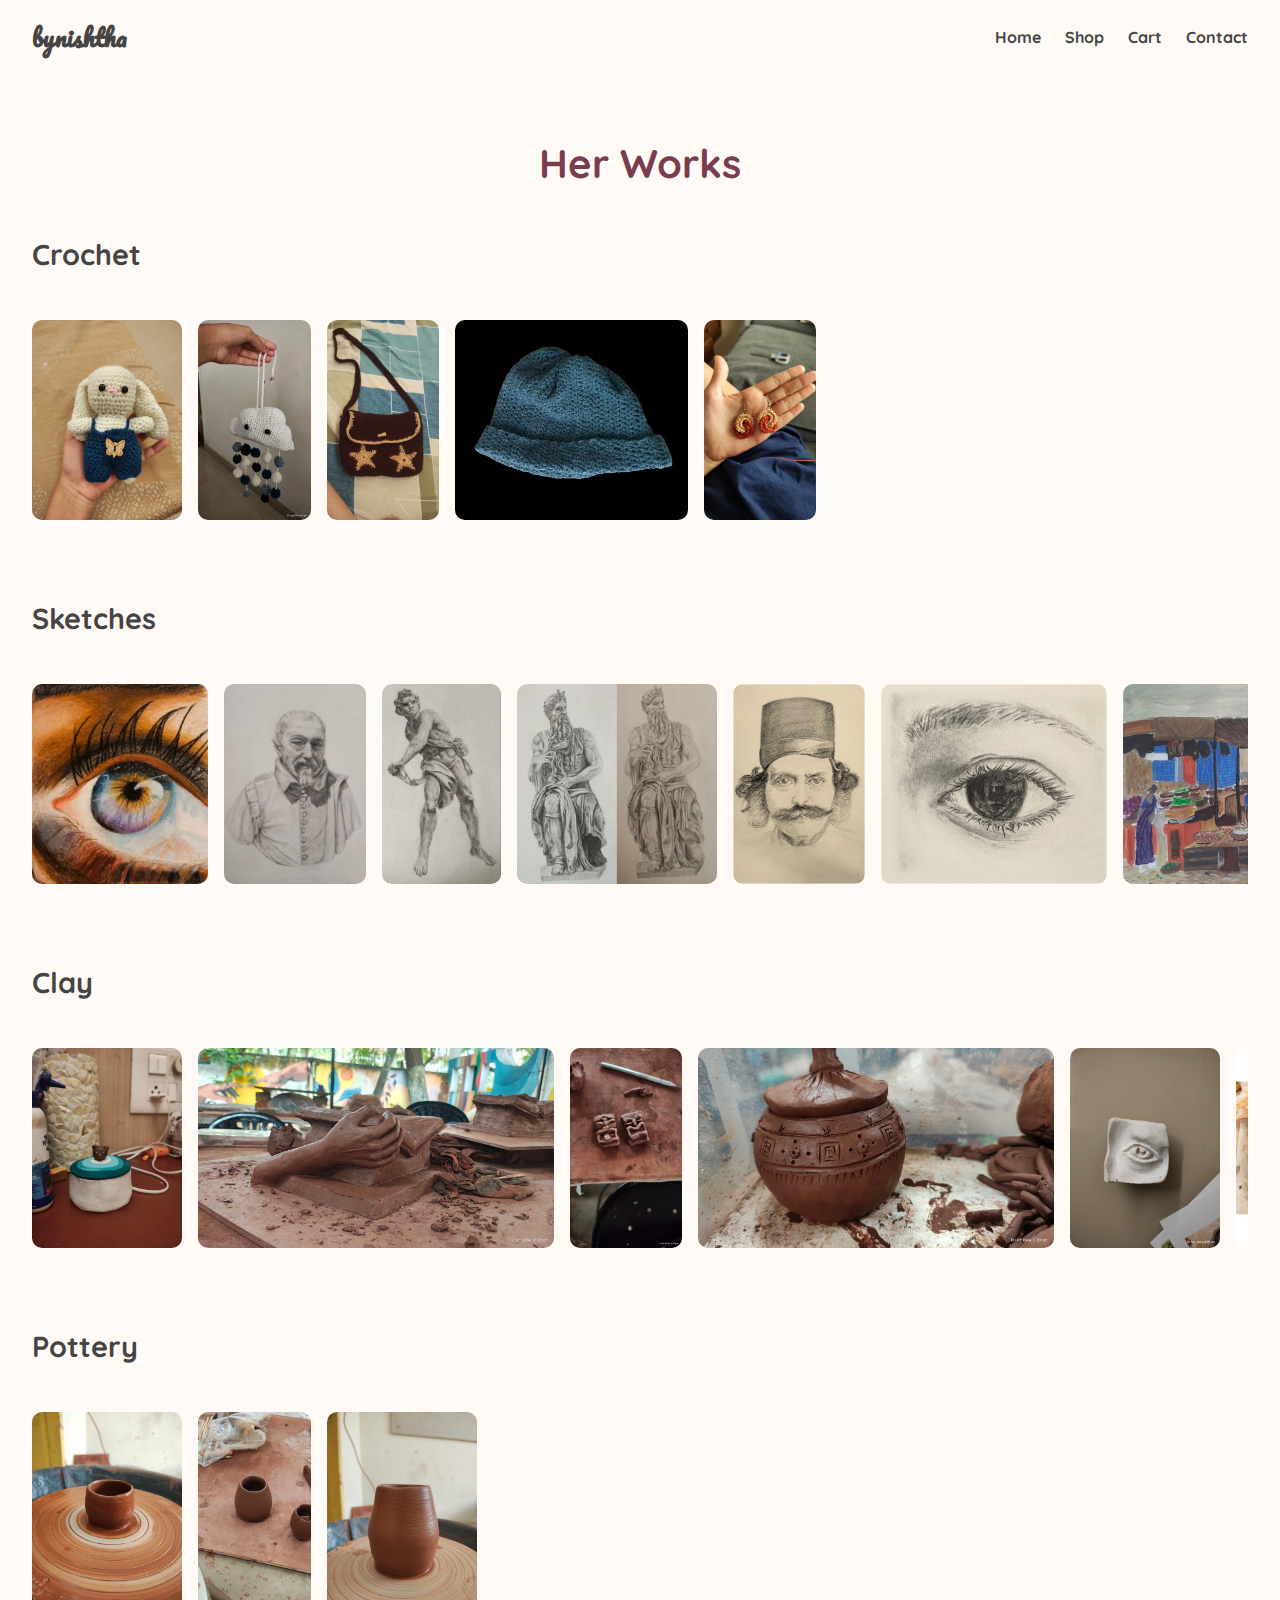
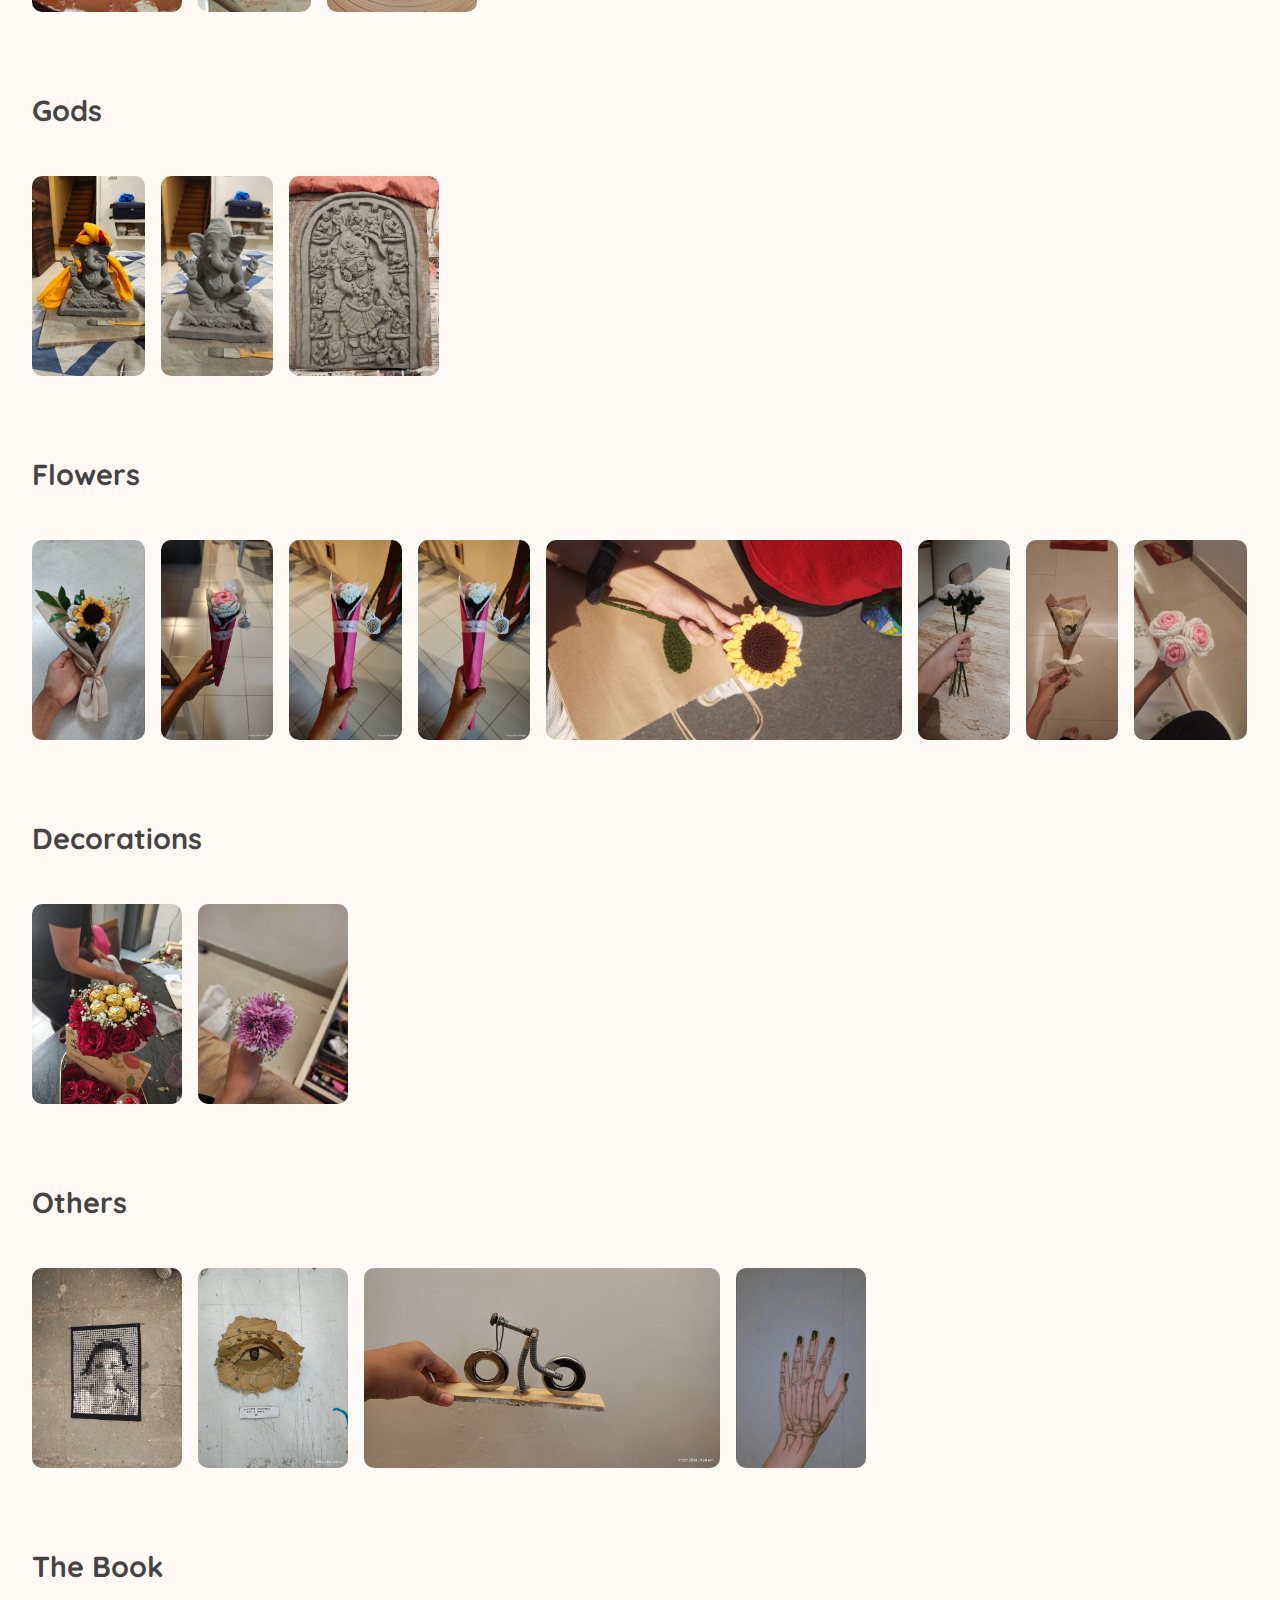
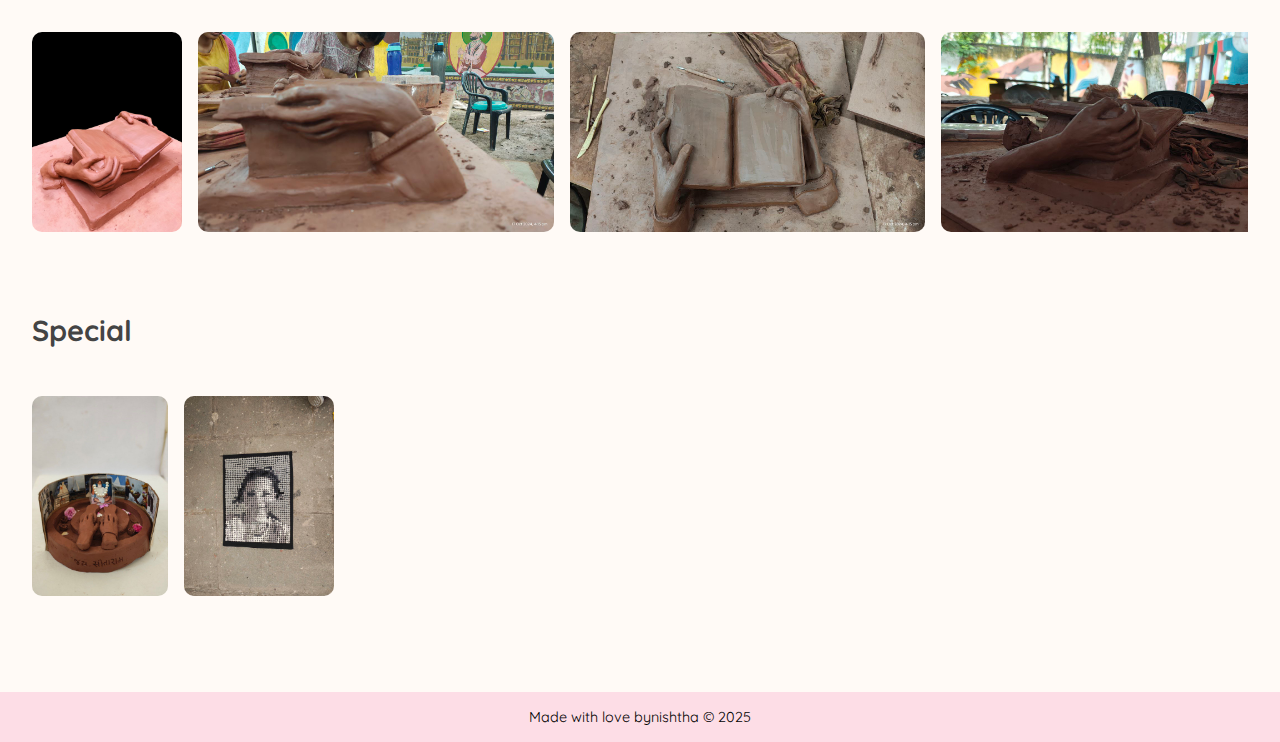
<file: about.html>
<!DOCTYPE html>
<html lang="en">
<head>
  <meta charset="UTF-8" />
  <meta name="viewport" content="width=device-width, initial-scale=1.0"/>
  <title>About - By Nishtha</title>
  <link href="https://fonts.googleapis.com/css2?family=Pacifico&family=Quicksand&display=swap" rel="stylesheet"/>
  <style>
        :root {
      --bg-color: #fffaf6;
      --primary-color: #fce1e4;
      --accent-color: #fddde6;
      --button-bg: #ffb6b9; 
      --button-hover: #ff9aa2;
      --text-color: #444;
      --font-family: 'Quicksand', sans-serif;
      --font-logo: 'Pacifico', cursive;
    }
    * {
      margin: 0;
      padding: 0;
      box-sizing: border-box;
    }
    body {
      font-family: 'Quicksand', sans-serif;
      background-color: #fffaf6;
    }
    header {
      display: flex;
      justify-content: space-between;
      align-items: center;
      padding: 1rem 2rem;
      background-color: #fffaf6;
      position: sticky;
      top: 0;
      z-index: 1000;
    }
    .brand {    
      text-decoration: none; 
      color: var(--text-color); 
      font-family: var(--font-logo); 
      display: flex; 
      justify-content: space-between; 
      align-items: center; 
      font-size: 1.5rem; 
      font-weight: bold; 
    }
    nav {
      position: relative;
    }
    .menu-icon {
      font-size: 2rem;
      cursor: pointer;
      display: none;
    }
    .menu {
      list-style: none;
      display: flex;
      gap: 1.5rem;
    }
    .menu li a {
      text-decoration: none;
      color: #444;
      font-weight: bold;
    }
    #menu-toggle {
      display: none;
    }
    @media (max-width: 768px) {
      .menu {
        flex-direction: column;
        position: absolute;
        top: 100%;
        right: 0;
        background-color: #fddde6;
        width: 200px;
        display: none;
        padding: 1rem;
      }
      #menu-toggle:checked + .menu-icon + .menu {
        display: flex;
      }
      .menu-icon {
        display: block;
      }
    }

    .hero {
      height: 100vh;
      background: url('images/hero-bg.jpg') no-repeat center center/cover;
      display: flex;
      justify-content: center;
      align-items: center;
      text-align: center;
      position: relative;
    }
    .overlay {
      background-color: rgba(255,255,255,0.7);
      padding: 2rem;
      border-radius: 10px;
    }
    .overlay h1 {
      font-size: 3rem;
      font-family: 'Pacifico', cursive;
      color: #7a3d4e;
    }
    .overlay p {
      font-size: 1.5rem;
      color: #333;
      margin-top: 1rem;
    }

    .journey, .works {
      padding: 4rem 2rem;
    }
    .journey {
      background-color: #fce1e4;
      min-height: 100vh;
    }
    .journey h2, .works h2 {
      font-family: 'Quicksand', cursive;
      color: #7a3d4e;
      text-align: center;
      font-size: 2.5rem;
      margin-bottom: 1.5rem;
    }
    .journey p {
      max-width: 800px;
      margin: 0 auto 2rem;
      font-size: 1.2rem;
      color: #444;
      text-align: center;
    }
    .gallery, .gallery-track {
      overflow-x: auto;
      display: flex;
      gap: 1rem;
      padding: 1rem 0;
    }
    .gallery-track img {
      height: 200px;
      object-fit: cover;
      border-radius: 10px;
      flex-shrink: 0;
    }
    
    .category {
      margin-top: 3rem;
    }
    .category h3 {
      font-size: 1.8rem;
      color: #444;
      margin-bottom: 1rem;
      font-family: 'Quicksand', sans-serif;
    }

    footer {
      text-align: center;
      padding: 1rem;
      font-size: 0.9rem;
      background-color: var(--accent-color);
    }
  </style>
</head>
<body>
  <header>
    <a href="index.html" style="text-decoration: none;"><div class="brand">bynishtha</div></a>
    <nav>
      <input type="checkbox" id="menu-toggle" />
      <label for="menu-toggle" class="menu-icon">&#9776;</label>
      <ul class="menu">
        <li><a href="index.html">Home</a></li>
        <li><a href="shop.html">Shop</a></li>
        <li><a href="cart.html">Cart</a></li>
        <li><a href="contact.html">Contact</a></li>
      </ul>
    </nav>
  </header>

  <section class="works">
    <h2>Her Works</h2>
  
    <div class="category">
      <h3>Crochet</h3>
      <div class="gallery">
        <div class="gallery-track">
          <img src="art/Crochet(1).jpg" alt="Crochet 1">
          <img src="art/Crochet(2).jpg" alt="Crochet 2">
          <img src="art/Crochet(3).jpg" alt="Crochet 3">
          <img src="art/Crochet(6).jpg" alt="Crochet 6">
          <img src="art/Earrings.jpg" alt="Crochet 7">
        </div>
      </div>
    </div>
  
    <div class="category">
      <h3>Sketches</h3>
      <div class="gallery">
        <div class="gallery-track">
          <img src="art/Sketch.jpg" alt="Sketch">
          <img src="art/Sketch(1).jpg" alt="Sketch 1">
          <img src="art/Sketch(2).jpg" alt="Sketch 2">
          <img src="art/Sketch(3).jpg" alt="Sketch 3">
          <img src="art/Sketch(4).jpg" alt="Sketch 4">
          <img src="art/Sketch(5).jpg" alt="Sketch 5">
          <img src="art/Sketch(6).jpg" alt="Sketch 6">
          <img src="art/Sketch(7).jpg" alt="Sketch 7">
          <img src="art/Sketch(8).jpg" alt="Sketch 8">
          <img src="art/Sketch(9).jpg" alt="Sketch 9">
          <img src="art/Sketch(10).jpg" alt="Sketch 10">
        </div>
      </div>
    </div>
  
    <div class="category">
      <h3>Clay</h3>
      <div class="gallery">
        <div class="gallery-track">
          <img src="art/Clay(1).jpg" alt="Clay 1">
          <img src="art/Clay(2).jpg" alt="Clay 2">
          <img src="art/Clay(3).jpg" alt="Clay 3">
          <img src="art/Clay(4).jpg" alt="Clay 4">
          <img src="art/Clay(5).jpg" alt="Clay 5">
          <img src="art/Clay(6).jpg" alt="Clay 6">
        </div>
      </div>
    </div>
  
    <div class="category">
      <h3>Pottery</h3>
      <div class="gallery">
        <div class="gallery-track">
          <img src="art/Pottery(1).jpg" alt="Pottery 1">
          <img src="art/Pottery(2).jpg" alt="Pottery 2">
          <img src="art/Pottery(3).jpg" alt="Pottery 3">
        </div>
      </div>
    </div>
  
    <div class="category">
      <h3>Gods</h3>
      <div class="gallery">
        <div class="gallery-track">
          <img src="art/God(1).jpg" alt="God 1">
          <img src="art/God(2).jpg" alt="God 2">
          <img src="art/Hanuman Dada.jpg" alt="God 3">
        </div>
      </div>
    </div>
  
    <div class="category">
      <h3>Flowers</h3>
      <div class="gallery">
        <div class="gallery-track">
          <img src="art/Flowers.jpg" alt="Flowers">
          <img src="art/Flowers(2).jpg" alt="Flowers 2">
          <img src="art/Flowers(3).jpg" alt="Flowers 3">
          <img src="art/Flowers(4).jpg" alt="Flowers 4">
          <img src="art/Flowers(5).jpg" alt="Flowers 5">
          <img src="art/Flowers(6).jpg" alt="Flowers 6">
          <img src="art/Flowers(7).jpg" alt="Flowers 7">
          <img src="art/Flowers(8).jpg" alt="Flowers 8">
          <img src="art/Flowers(9).jpg" alt="Flowers 9">
          <img src="art/Flowers(10).jpg" alt="Flowers 10">
        </div>
      </div>
    </div>
  
    <div class="category">
      <h3>Decorations</h3>
      <div class="gallery">
        <div class="gallery-track">
          <img src="art/Decoration(1).jpg" alt="Decoration 1">
          <img src="art/Decoration(2).jpg" alt="Decoration 2">
        </div>
      </div>
    </div>
  
    <div class="category">
      <h3>Others</h3>
      <div class="gallery">
        <div class="gallery-track">
          <img src="art/Others(1).jpg" alt="Others 1">
          <img src="art/Others(2).jpg" alt="Others 2">
          <img src="art/Others(3).jpg" alt="Others 3">
          <img src="art/Others(4).jpg" alt="Others 4">
        </div>
      </div>
    </div>
  
    <div class="category">
      <h3>The Book</h3>
      <div class="gallery">
        <div class="gallery-track">
          <img src="art/Book.jpg" alt="Book">
          <img src="art/Book(1).jpg" alt="Book 1">
          <img src="art/Book(2).jpg" alt="Book 2">
          <img src="art/Book(3).jpg" alt="Book 3">
        </div>
      </div>
    </div>
  
    <div class="category">
      <h3>Special</h3>
      <div class="gallery">
        <div class="gallery-track">
          <img src="art/Bappu.jpg" alt="Bappu Art">
          <img src="art/Nishtha Crochet Image.jpg" alt="Others 1">
        </div>
      </div>
    </div>
  

  </section>

  <footer>
    Made with love bynishtha © 2025
  </footer>
</body>
</html>
</file>
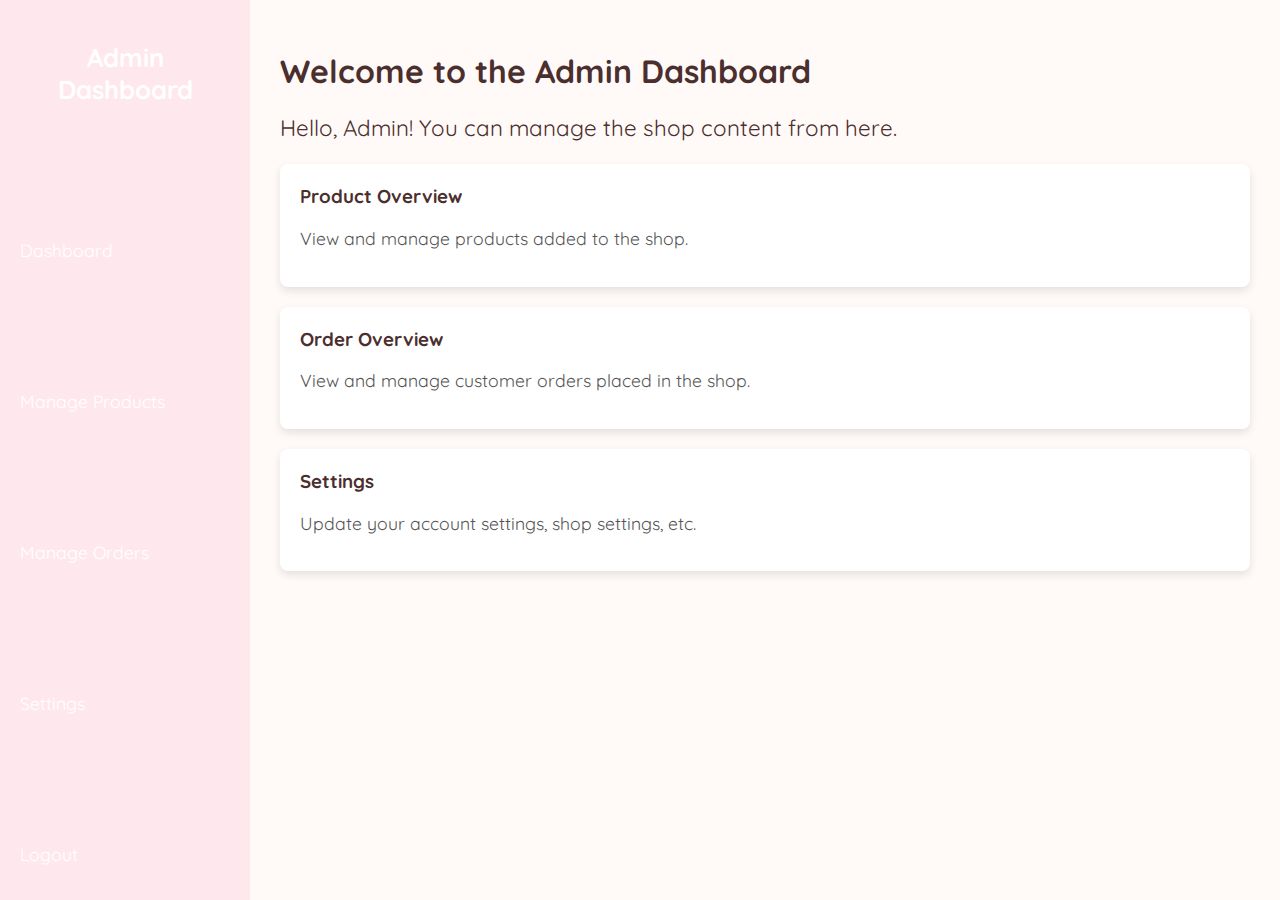
<file: admin-dashboard.html>
<!DOCTYPE html>
<html lang="en">
<head>
  <meta charset="UTF-8" />
  <meta name="viewport" content="width=device-width, initial-scale=1.0"/>
  <title>Admin Dashboard | bynishtha</title>

  <!-- Fonts -->
  <link href="https://fonts.googleapis.com/css2?family=Quicksand:wght@400;600&display=swap" rel="stylesheet">

  <style>
    :root {
      --main-bg: #fffaf7;
      --accent-color: #ffe8ed;
      --text-color: #4b2e2e;
      --button-bg: #ffe0e9;
      --button-hover: #ffc9d6;
    }

    * {
      font-family: 'Quicksand', sans-serif;
      box-sizing: border-box;
    }

    body {
      margin: 0;
      background-color: var(--main-bg);
      color: var(--text-color);
      display: flex;
      height: 100vh;
    }

    /* Sidebar Style */
    .sidebar {
      width: 250px;
      background-color: var(--accent-color);
      padding: 20px;
      color: #fff;
      height: 100%;
      display: flex;
      flex-direction: column;
      justify-content: space-between;
    }

    .sidebar h2 {
      font-size: 1.6rem;
      margin-bottom: 20px;
      text-align: center;
      font-weight: bold;
    }

    .sidebar a {
      text-decoration: none;
      color: #fff;
      font-size: 1.1rem;
      margin-bottom: 15px;
      display: block;
      transition: color 0.3s ease;
    }

    .sidebar a:hover {
      color: #ffe8ed;
    }

    /* Main Content Area */
    .main-content {
      flex-grow: 1;
      padding: 30px;
      overflow-y: auto;
    }

    h1 {
      font-size: 2rem;
      color: var(--text-color);
    }

    .welcome-msg {
      font-size: 1.4rem;
      margin-bottom: 20px;
    }

    .card {
      background-color: white;
      padding: 20px;
      border-radius: 8px;
      box-shadow: 0 4px 8px rgba(0,0,0,0.1);
      margin-bottom: 20px;
    }

    .card h3 {
      margin-top: 0;
      color: var(--text-color);
    }

    .card p {
      color: #555;
      font-size: 1.1rem;
    }

    /* Responsive Sidebar */
    @media (max-width: 768px) {
      .sidebar {
        width: 200px;
      }
    }
  </style>
</head>
<body>

  <!-- Sidebar -->
  <div class="sidebar">
    <h2>Admin Dashboard</h2>
    <a href="#">Dashboard</a>
    <a href="#">Manage Products</a>
    <a href="#">Manage Orders</a>
    <a href="#">Settings</a>
    <a href="index.html">Logout</a>
  </div>

  <!-- Main Content -->
  <div class="main-content">
    <h1>Welcome to the Admin Dashboard</h1>
    <div class="welcome-msg">
      <p>Hello, Admin! You can manage the shop content from here.</p>
    </div>

    <!-- Cards for Dashboard -->
    <div class="card">
      <h3>Product Overview</h3>
      <p>View and manage products added to the shop.</p>
    </div>

    <div class="card">
      <h3>Order Overview</h3>
      <p>View and manage customer orders placed in the shop.</p>
    </div>

    <div class="card">
      <h3>Settings</h3>
      <p>Update your account settings, shop settings, etc.</p>
    </div>
  </div>

</body>
</html>
</file>
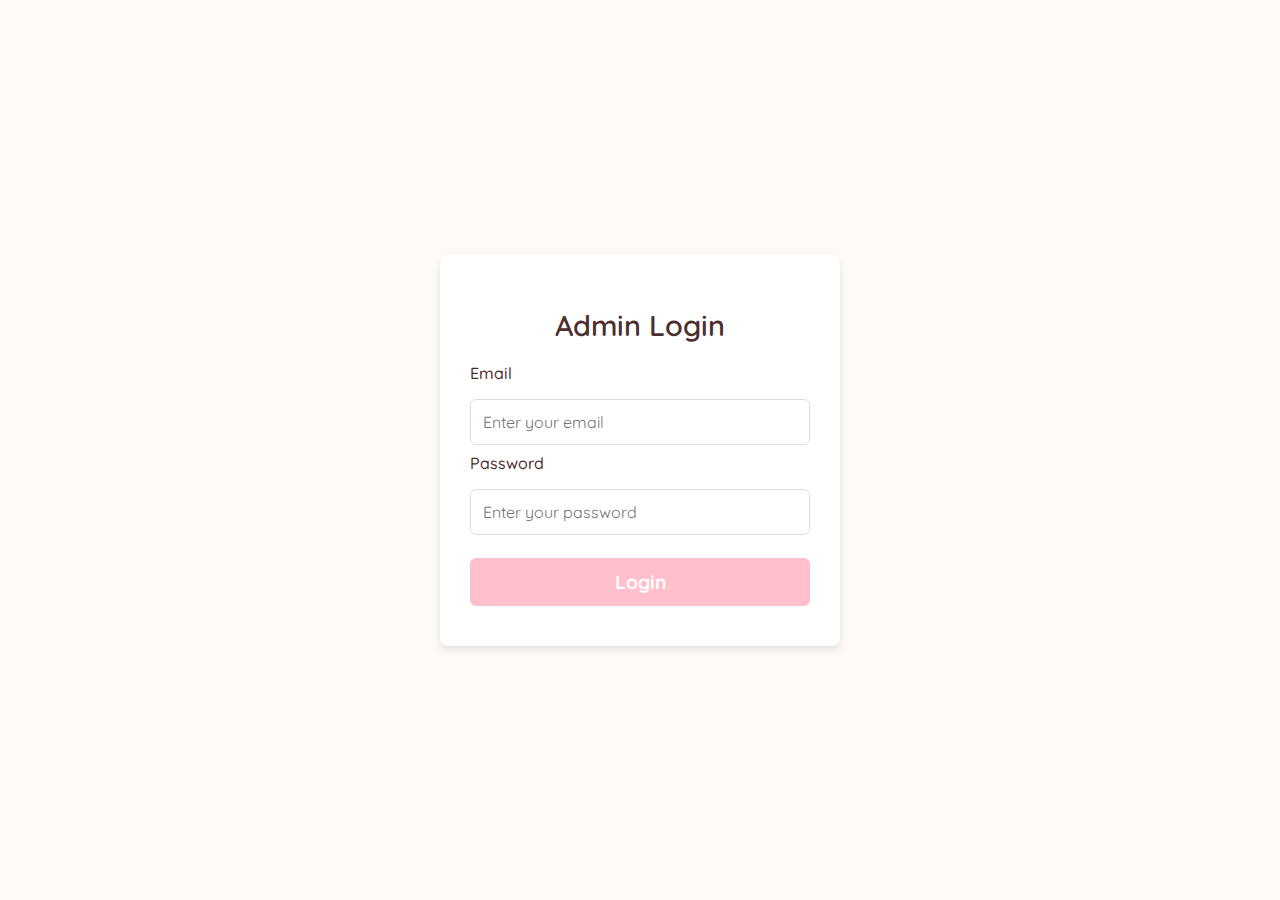
<file: admin-login.html>
<!DOCTYPE html>
<html lang="en">
<head>
  <meta charset="UTF-8" />
  <meta name="viewport" content="width=device-width, initial-scale=1.0"/>
  <title>Admin Login | bynishtha</title>

  <!-- Fonts -->
  <link href="https://fonts.googleapis.com/css2?family=Quicksand:wght@400;600&display=swap" rel="stylesheet">

  <style>
    :root {
      --main-bg: #fffaf7;
      --accent-color: #ffe8ed;
      --text-color: #4b2e2e;
      --button-bg: #ffe0e9;
      --button-hover: #ffc9d6;
    }

    * {
      font-family: 'Quicksand', sans-serif;
      box-sizing: border-box;
    }

    body {
      margin: 0;
      background-color: var(--main-bg);
      color: var(--text-color);
      display: flex;
      justify-content: center;
      align-items: center;
      min-height: 100vh;
    }

    .login-container {
      background-color: white;
      padding: 30px;
      box-shadow: 0 4px 8px rgba(0,0,0,0.1);
      border-radius: 8px;
      max-width: 400px;
      width: 100%;
    }

    h2 {
      font-size: 1.8rem;
      text-align: center;
      margin-bottom: 20px;
      font-weight: 600;
    }

    label {
      display: block;
      margin-bottom: 8px;
      font-size: 1rem;
      font-weight: 500;
    }

    input[type="email"],
    input[type="password"] {
      width: 100%;
      padding: 12px;
      margin: 8px 0;
      border: 1px solid #ddd;
      border-radius: 6px;
      font-size: 1rem;
      outline: none;
      box-sizing: border-box;
    }

    input[type="email"]:focus,
    input[type="password"]:focus {
      border-color: var(--accent-color);
    }

    .login-btn {
      width: 100%;
      padding: 12px;
      background-color: pink;
      border: none;
      border-radius: 6px;
      font-size: 1.2rem;
      color: white;
      font-weight: bold;
      cursor: pointer;
      margin-top: 15px;
      transition: background-color 0.3s ease;
    }

    .login-btn:hover {
      background-color: var(--button-hover);
    }

    .error-message {
      color: #ff6b6b;
      font-size: 0.9rem;
      text-align: center;
      margin-top: 10px;
    }
  </style>
</head>
<body>

  <div class="login-container">
    <h2>Admin Login</h2>
    <form id="loginForm">
      <label for="email">Email</label>
      <input type="email" id="email" name="email" required placeholder="Enter your email" />
      
      <label for="password">Password</label>
      <input type="password" id="password" name="password" required placeholder="Enter your password" />
      
      <button type="submit" class="login-btn">Login</button>

      <div id="error-message" class="error-message"></div>
    </form>
  </div>

  <script>
    document.getElementById('loginForm').addEventListener('submit', function(event) {
      event.preventDefault();

      // Get the entered email and password
      const email = document.getElementById('email').value;
      const password = document.getElementById('password').value;

      // Admin credentials
      const adminEmail = 'bynishtha@gmail.com';
      const adminPassword = 'liontiger';

      // Check if the entered credentials are correct
      if (email === adminEmail && password === adminPassword) {
        // Redirect to the admin dashboard page
        window.location.href = 'admin-dashboard.html';
      } else {
        // Show error message
        document.getElementById('error-message').textContent = 'Invalid email or password. Please try again.';
      }
    });
  </script>
  
</body>
</html>
</file>
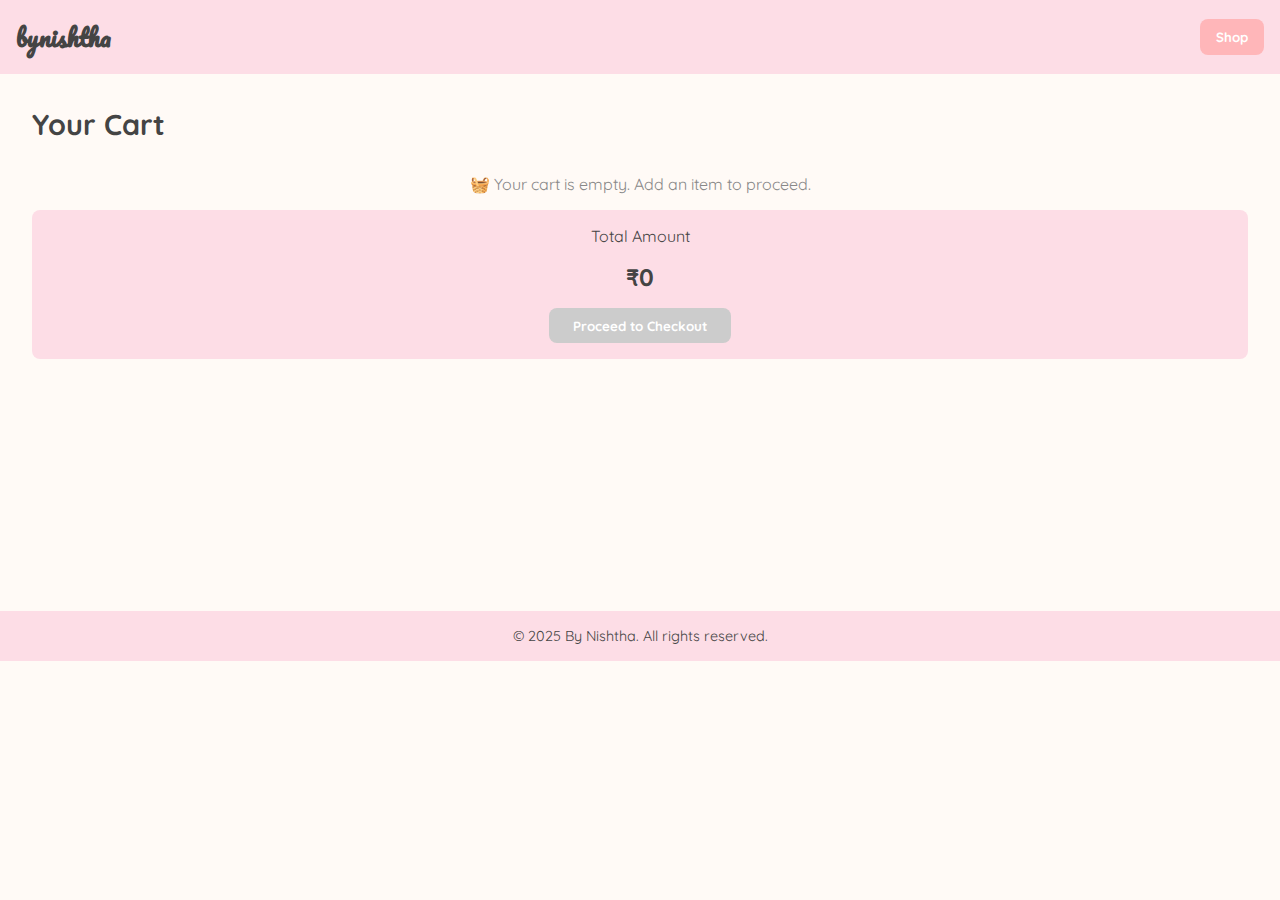
<file: cart.html>
<!DOCTYPE html>
<html lang="en">
<head>
  <meta charset="UTF-8" />
  <meta name="viewport" content="width=device-width, initial-scale=1.0"/>
  <title>By Nishtha - Cart</title>

  <!-- Fonts -->
  <link href="https://fonts.googleapis.com/css2?family=Pacifico&family=Quicksand:wght@400;600&display=swap" rel="stylesheet">

  <style>
    /* Cart page styles */
    :root {
      --bg-color: #fffaf6;
      --primary-color: #fce1e4;
      --accent-color: #fddde6;
      --button-bg: #ffb6b9;
      --button-hover: #ff9aa2;
      --text-color: #444;
      --font-family: 'Quicksand', sans-serif;
      --font-logo: 'Pacifico', cursive;
    }

    * { 
      box-sizing: border-box; 
      margin: 0; 
      padding: 0; 
      font-family: var(--font-family); 
    }

    body {
      background: var(--bg-color); 
      color: var(--text-color); 
      display: flex; 
      flex-direction: column; 
      min-height: 100vh; 
    }

    header { 
      background: var(--accent-color); 
      padding: 1rem; 
      display: flex; 
      justify-content: space-between; 
      align-items: center; 
      font-size: 1.5rem; 
      font-weight: bold; 
    }

    header a { 
      text-decoration: none; 
      color: var(--text-color); 
      font-family: var(--font-logo); 
    }

    .shop-btn {
      background: var(--button-bg); 
      color: white; 
      padding: 0.6rem 1rem;
      border-radius: 8px; 
      border: none; 
      font-weight: bold;
      display: flex; 
      align-items: center; 
      gap: 0.5rem;
    }

    main {
      padding: 2rem;
      display: flex;
      flex-direction: column;
      gap: 1rem;
    }

    h2 {
      font-size: 1.8rem;
      margin-bottom: 1rem;
    }

    .cart-item {
      display: flex;
      justify-content: space-between;
      align-items: center;
      padding: 1rem;
      background-color: #fff;
      border: 2px dotted #fcdde2;
      border-radius: 8px;
      margin-bottom: 1rem;
    }

    .cart-item button {
      background: #ffb6b9;
      color: white;
      padding: 0.5rem 1rem;
      border: none;
      border-radius: 6px;
      cursor: pointer;
    }

    .cart-item button:hover {
      background: #ff9aa2;
    }

    .cart-summary {
      background: #fddde6;
      padding: 1rem;
      border-radius: 8px;
      text-align: center;
    }

    .cart-summary .total {
      font-size: 1.5rem;
      font-weight: bold;
      margin-top: 1rem;
    }

    .checkout-btn {
      background: #ff99a0;
      color: white;
      border: none;
      padding: 0.6rem 1.5rem;
      border-radius: 8px;
      cursor: pointer;
      font-weight: bold;
      display: inline-block;
      margin-top: 1rem;
    }

    .checkout-btn:hover {
      background: #ff7a7a;
    }

    footer {
      text-align: center;
      padding: 1rem;
      font-size: 0.9rem;
      background-color: var(--accent-color);
    }
  </style>
</head>
<body>

<header>
  <div>
    <a href="index.html">bynishtha</a>
  </div>
  <a href="shop.html">
    <button class="shop-btn">Shop</button>
  </a>
</header>

<main>
  <h2>Your Cart</h2>

  <div id="cart-items-list">
    <!-- Cart items will be displayed here -->
  </div>

  <div class="cart-summary">
    <p>Total Amount</p>
    <p class="total" id="total-amount">₹0</p>
    <a href="confirm.html"><button class="checkout-btn">Proceed to Checkout</button></a>
  </div>
</main>
<br><br><br><br><br><br><br><br><br><br><br>
<footer>
  &copy; 2025 By Nishtha. All rights reserved.
</footer>


<script>
  let cart = JSON.parse(localStorage.getItem('cart')) || [];

  function updateCartDisplay() {
    const cartItemsList = document.getElementById('cart-items-list');
    const totalAmount = document.getElementById('total-amount');
    const checkoutBtn = document.querySelector('.checkout-btn');

    cartItemsList.innerHTML = ''; // Clear the cart list

    if (cart.length === 0) {
      cartItemsList.innerHTML = `<p style="text-align: center; color: #888;">🧺 Your cart is empty. Add an item to proceed.</p>`;
      totalAmount.innerText = '₹0';
      checkoutBtn.disabled = true;
      checkoutBtn.style.backgroundColor = '#ccc';
      checkoutBtn.style.cursor = 'not-allowed';
      return;
    }

    let total = 0;

    cart.forEach((item, index) => {
      total += item.price * item.quantity;

      const cartItem = document.createElement('div');
      cartItem.classList.add('cart-item');
      cartItem.innerHTML = `
        <div>
          <strong>${item.name}</strong><br>
          ₹${item.price} x ${item.quantity}
        </div>
        <div>
          <button onclick="removeFromCart(${index})">Remove</button>
        </div>
      `;
      cartItemsList.appendChild(cartItem);
    });

    totalAmount.innerText = `₹${total}`;
    checkoutBtn.disabled = false;
    checkoutBtn.style.backgroundColor = '#ff99a0';
    checkoutBtn.style.cursor = 'pointer';
  }

  function removeFromCart(index) {
    cart.splice(index, 1);
    localStorage.setItem('cart', JSON.stringify(cart));
    updateCartDisplay();
  }

  // Prevent checkout if cart is empty
  document.querySelector('.checkout-btn').addEventListener('click', function (e) {
    if (cart.length === 0) {
      e.preventDefault();
      alert("Your cart is empty! Please add items to proceed.");
    }
  });

  updateCartDisplay();
</script>


</body>
</html>
</file>
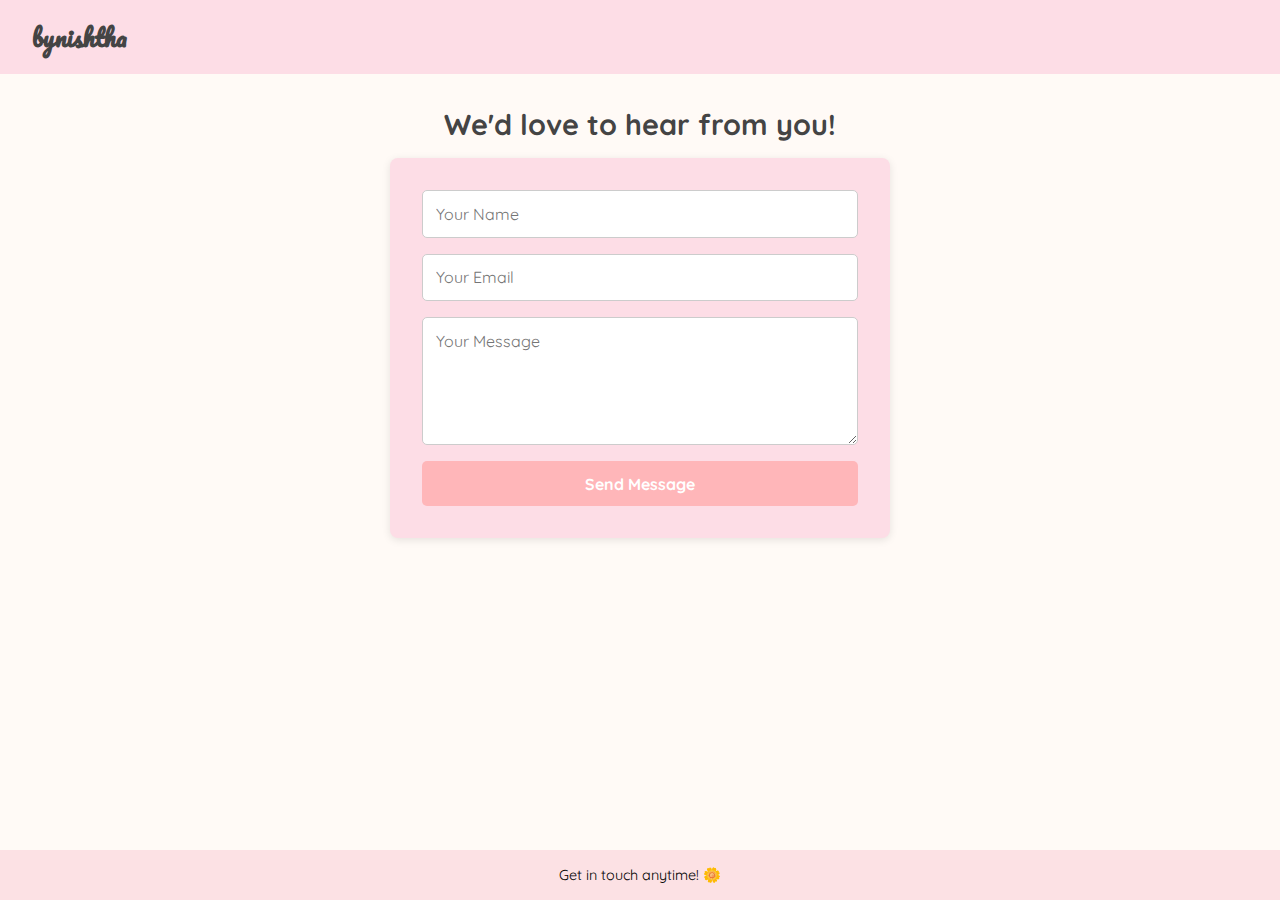
<file: contact.html>
<!DOCTYPE html>
<html lang="en">
<head>
  <meta charset="UTF-8">
  <meta name="viewport" content="width=device-width, initial-scale=1">
  <title>Contact Us - By Nishtha</title>

  <!-- Fonts -->
  <link href="https://fonts.googleapis.com/css2?family=Pacifico&family=Quicksand:wght@400;600&display=swap" rel="stylesheet">

  <style>
    :root {
      --bg-color: #fffaf6;
      --primary-color: #fce1e4;
      --accent-color: #fddde6;
      --button-bg: #ffb6b9;
      --button-hover: #ff9aa2;
      --text-color: #444;
      --font-family: 'Quicksand', sans-serif;
      --font-logo: 'Pacifico', cursive;
    }

    * {
      box-sizing: border-box;
      margin: 0;
      padding: 0;
      font-family: var(--font-family);
    }

    body {
      background: var(--bg-color);
      min-height: 100vh;
      display: flex;
      flex-direction: column;
    }

    header {
      background: var(--accent-color);
      padding: 1rem 2rem;
      display: flex;
      align-items: center;
    }

    .logo {
      text-decoration: none; 
      color: var(--text-color); 
      font-family: var(--font-logo); 
      display: flex; 
      justify-content: space-between; 
      align-items: center; 
      font-size: 1.5rem; 
      font-weight: bold; 
    }

    main {
      flex: 1;
      display: flex;
      flex-direction: column;
      align-items: center;
      padding: 2rem;
    }

    h2 {
      margin-bottom: 1rem;
      color: var(--text-color);
      font-size: 1.8rem;
      text-align: center;
    }

    form {
      background: var(--accent-color);
      padding: 2rem;
      border-radius: 8px;
      box-shadow: 0 2px 8px rgba(0,0,0,0.1);
      width: 100%;
      max-width: 500px;
      display: flex;
      flex-direction: column;
      gap: 1rem;
    }

    input, textarea {
      padding: 0.8rem;
      border-radius: 5px;
      border: 1px solid #ccc;
      font-size: 1rem;
    }

    button {
      background: var(--button-bg);
      color: white;
      border: none;
      padding: 0.8rem;
      font-size: 1rem;
      border-radius: 5px;
      cursor: pointer;
      font-weight: bold;
      transition: background 0.3s;
    }

    button:hover {
      background: var(--button-hover);
    }

    footer {
      background: var(--primary-color);
      text-align: center;
      padding: 1rem;
      font-size: 0.9rem;
      margin-top: auto;
    }

    /* ✨ MEDIA QUERIES */
    @media (max-width: 600px) {
      header {
        padding: 1rem;
      }

      h2 {
        font-size: 1.5rem;
      }

      .logo {
        font-size: 1.5rem;
      }

      main {
        padding: 1rem;
      }

      form {
        padding: 1.5rem;
      }
    }
  </style>
</head>
<body>

<header>
  <a href="index.html" style="text-decoration: none;"><div class="logo">bynishtha</div></a>
</header>

<main>
  <h2>We'd love to hear from you!</h2>
  <form onsubmit="submitContact(event)">
    <input type="text" id="name" placeholder="Your Name" required>
    <input type="email" id="email" placeholder="Your Email" required>
    <textarea id="message" rows="5" placeholder="Your Message" required></textarea>
    <button type="submit">Send Message</button>
  </form>
</main>

<footer>
  Get in touch anytime! 🌼
</footer>

<script>
  function submitContact(event) {
    event.preventDefault();
    alert("Message sent successfully! 🌸 We'll get back to you soon.");
    document.querySelector('form').reset();
  }
</script>

</body>
</html>
</file>
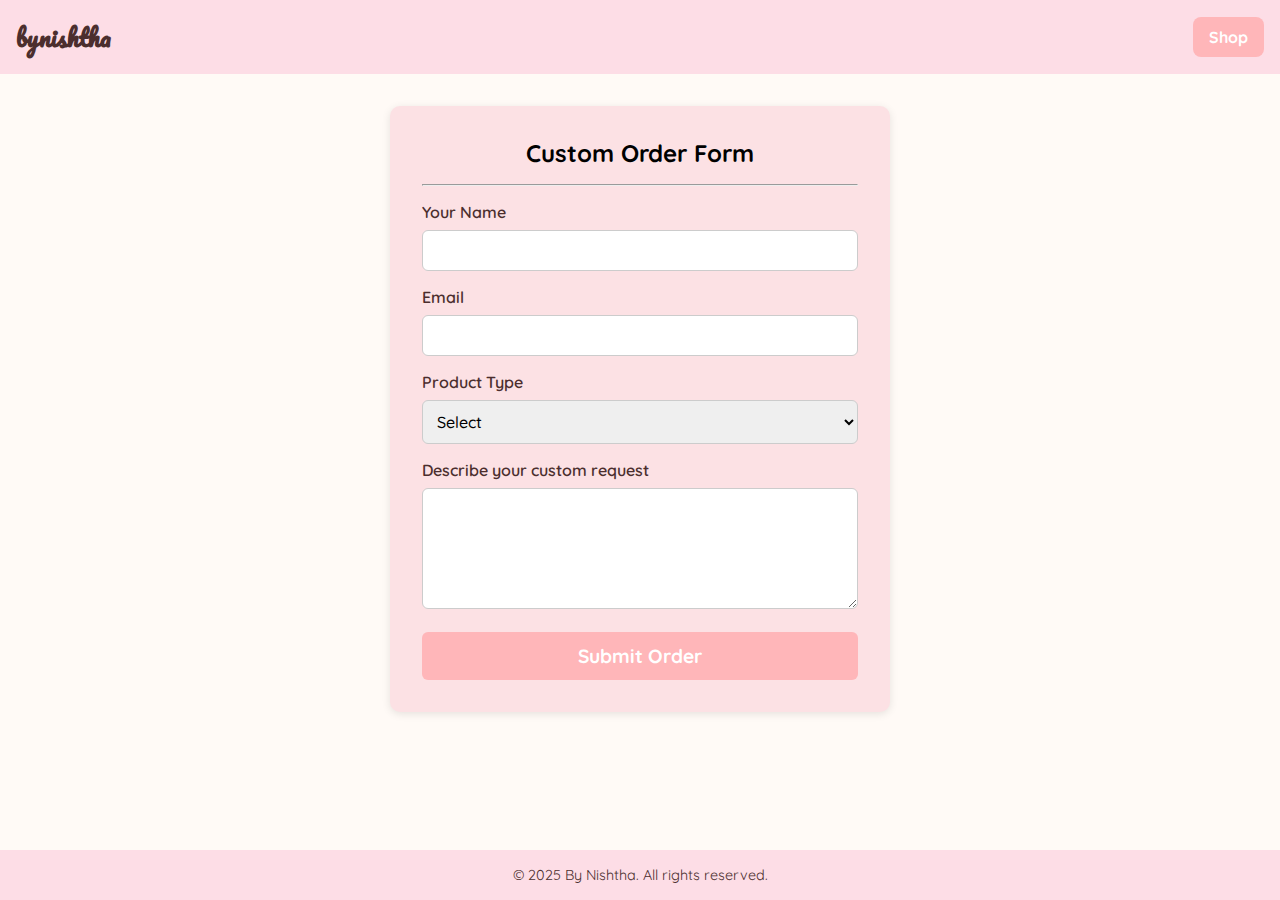
<file: custom-order.html>
<!DOCTYPE html>
<html lang="en">
<head>
  <meta charset="UTF-8" />
  <meta name="viewport" content="width=device-width, initial-scale=1.0"/>
  <title>By Nishtha - Custom Order</title>

  <!-- Google Fonts -->
  <link href="https://fonts.googleapis.com/css2?family=Pacifico&family=Quicksand:wght@400;600&display=swap" rel="stylesheet">

  <style>
    :root {
      --bg-color: #fffaf6;
      --primary-color: #fce1e4;
      --accent-color: #fddde6;
      --button-bg: #ffb6b9;
      --button-hover: #ff9aa2;
      --text-color: #4B2E2E;
      --font-family: 'Quicksand', sans-serif;
      --font-logo: 'Pacifico', cursive;
    }

    * {
      box-sizing: border-box;
      font-family: var(--font-family);
      margin: 0;
      padding: 0;
    }

    body {
      background-color: var(--bg-color);
      color: var(--text-color);
      min-height: 100vh;
      display: flex;
      flex-direction: column;
    }

    header { 
      background: var(--accent-color); 
      padding: 1rem; 
      display: flex; 
      justify-content: space-between; 
      align-items: center; 
      font-size: 1.5rem; 
      font-weight: bold; 
    }

    header a { 
      text-decoration: none; 
      color: var(--text-color); 
      font-family: var(--font-logo); 
    }

    .shop-btn {
      background: var(--button-bg); 
      font-family: var(--font-family);
      color: white; 
      padding: 0.6rem 1rem;
      border-radius: 8px; 
      border: none; 
      font-weight: bold;
      display: flex; 
      align-items: center; 
      gap: 0.5rem;
    }

    main {
      flex: 1;
      padding: 2rem;
      display: flex;
      flex-direction: column;
      align-items: center;
      gap: 2rem;
    }

    h2 {
      font-size: 1.5rem;
      margin-bottom: 1rem;
      color: black;
      text-align: center;
    }

    form {
      background-color: var(--primary-color);
      padding: 2rem;
      border-radius: 10px;
      max-width: 500px;
      width: 100%;
      box-shadow: 0 2px 8px rgba(0, 0, 0, 0.1);
    }

    label {
      display: block;
      margin: 1rem 0 0.5rem;
      font-weight: 600;
    }

    input, textarea, select {
      width: 100%;
      padding: 0.6rem;
      border: 1px solid #ccc;
      border-radius: 6px;
      margin-bottom: 1rem;
      display: block;
      margin-bottom: 8px;
      font-size: 1rem;
      font-weight: 500;
    }

    button {
      width: 100%;
      padding: 12px;
      background-color: var(--button-bg);
      border: none;
      border-radius: 6px;
      font-size: 1.2rem;
      color: white;
      font-weight: bold;
      cursor: pointer;
      margin-top: 15px;
      transition: background-color 0.3s ease;
    }

    button:hover {
      background-color: var(--button-hover);
    }

    footer {
      text-align: center;
      padding: 1rem;
      font-size: 0.9rem;
      background-color: var(--accent-color);
    }
  </style>
</head>
<body>

<header>
  <a href="index.html">bynishtha</a>
  <a href="shop.html" class="shop-btn" style="font-size: 1rem;">Shop</a>
</header>

<main>
  <form onsubmit="handleSubmit(event)">
    <h2>Custom Order Form</h2>
    <hr>
    <label for="name">Your Name</label>
    <input type="text" id="name" required />

    <label for="email">Email</label>
    <input type="email" id="email" required />

    <label for="product">Product Type</label>
    <select id="product" required>
      <option value="">Select</option>
      <option value="crochet-toy">Crochet Toy</option>
      <option value="home-decor">Home Decor</option>
      <option value="wearable">Wearable</option>
      <option value="other">Other</option>
    </select>

    <label for="details">Describe your custom request</label>
    <textarea id="details" rows="5" required></textarea>

    <button type="submit">Submit Order</button>
  </form>
</main>

<footer>
  &copy; 2025 By Nishtha. All rights reserved.
</footer>

<script>
  function handleSubmit(e) {
    e.preventDefault();
    alert("🎉 Thank you for your custom order! We'll get back to you soon.");
    e.target.reset();
  }
</script>

</body>
</html>
</file>
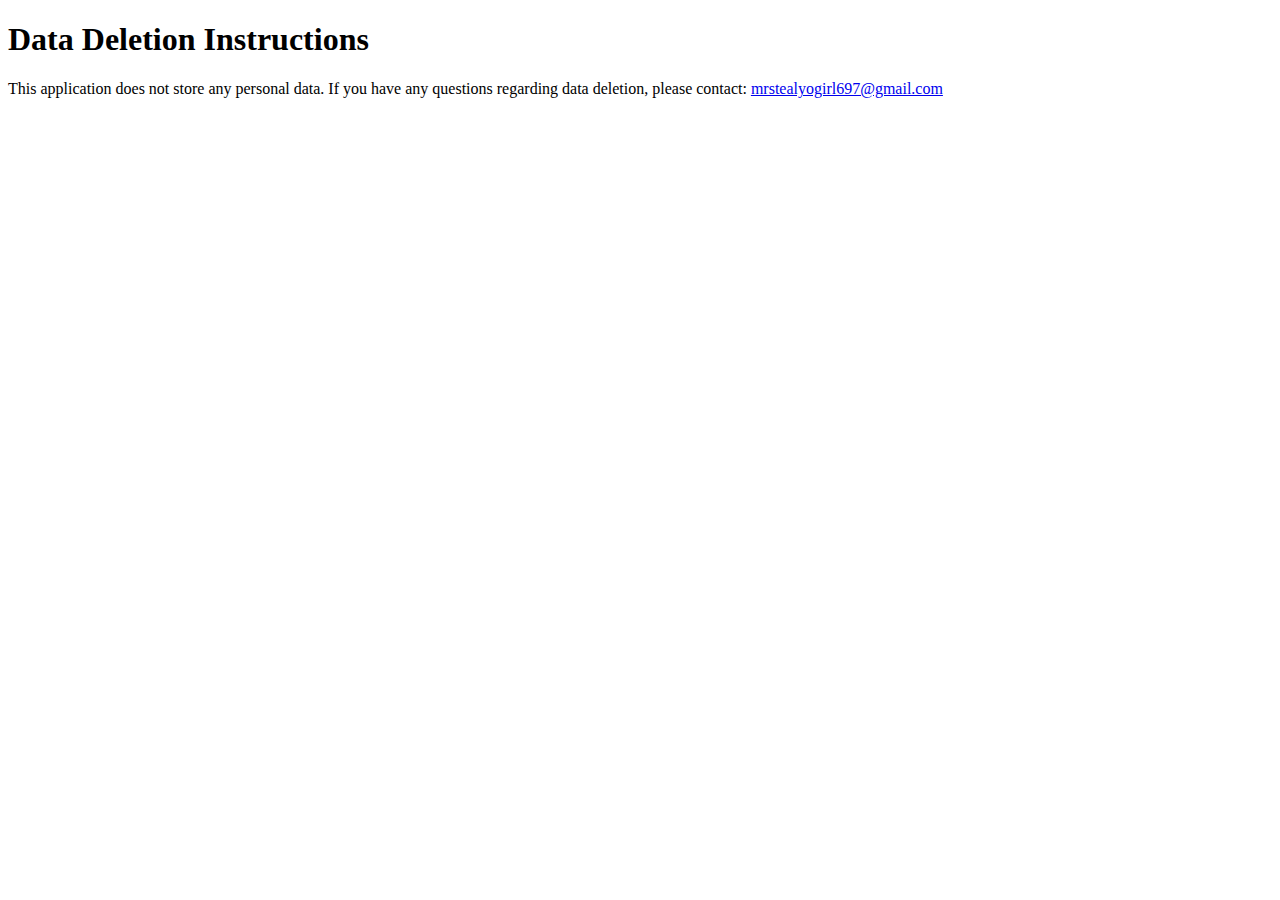
<file: data-deletion.html>
<!DOCTYPE html>
<html lang="en">
<head>
  <meta charset="UTF-8">
  <title>Data Deletion Instructions</title>
</head>
<body>
  <h1>Data Deletion Instructions</h1>
  <p>This application does not store any personal data. If you have any questions regarding data deletion, please contact: <a href="mailto:mrstealyogirl697@gmail.com">mrstealyogirl697@gmail.com</a></p>
</body>
</html>
</file>
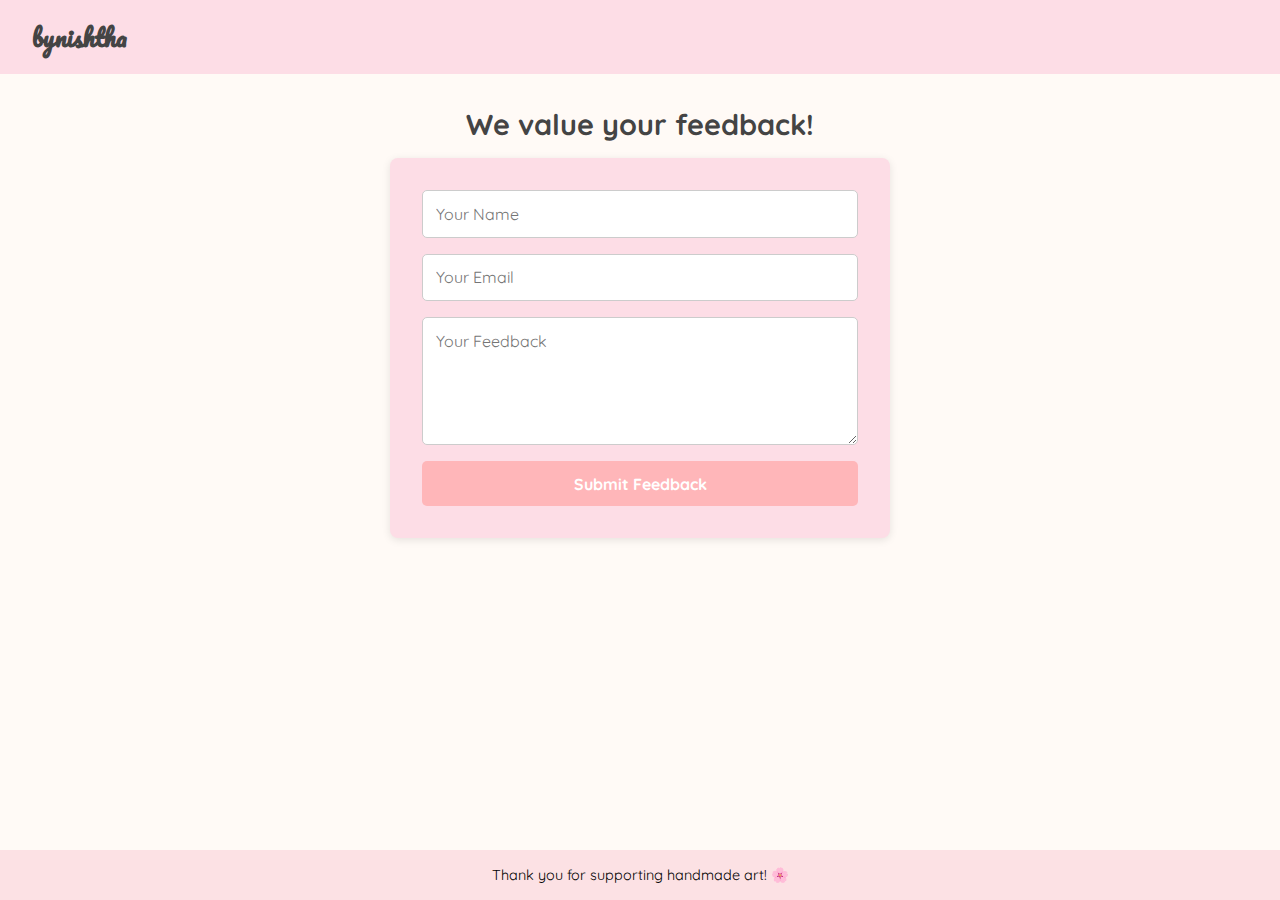
<file: feedback.html>
<!DOCTYPE html>
<html lang="en">
<head>
  <meta charset="UTF-8">
  <meta name="viewport" content="width=device-width, initial-scale=1">
  <title>Feedback - By Nishtha</title>

  <!-- Fonts -->
  <link href="https://fonts.googleapis.com/css2?family=Pacifico&family=Quicksand:wght@400;600&display=swap" rel="stylesheet">

  <style>
    :root {
      --bg-color: #fffaf6;
      --primary-color: #fce1e4;
      --accent-color: #fddde6;
      --button-bg: #ffb6b9;
      --button-hover: #ff9aa2;
      --text-color: #444;
      --font-family: 'Quicksand', sans-serif;
      --font-logo: 'Pacifico', cursive;
    }

    * {
      box-sizing: border-box;
      margin: 0;
      padding: 0;
      font-family: var(--font-family);
    }

    body {
      background: var(--bg-color);
      min-height: 100vh;
      display: flex;
      flex-direction: column;
    }

    header {
      background: var(--accent-color);
      padding: 1rem 2rem;
      display: flex;
      align-items: center;
    }

    .logo {
      text-decoration: none; 
      color: var(--text-color); 
      font-family: var(--font-logo); 
      display: flex; 
      justify-content: space-between; 
      align-items: center; 
      font-size: 1.5rem; 
      font-weight: bold; 
    }
    

    main {
      flex: 1;
      display: flex;
      flex-direction: column;
      align-items: center;
      padding: 2rem;
    }

    h2 {
      margin-bottom: 1rem;
      color: var(--text-color);
      font-size: 1.8rem;
      text-align: center;
    }

    form {
      background: var(--accent-color);
      padding: 2rem;
      border-radius: 8px;
      box-shadow: 0 2px 8px rgba(0,0,0,0.1);
      width: 100%;
      max-width: 500px;
      display: flex;
      flex-direction: column;
      gap: 1rem;
    }

    input, textarea {
      padding: 0.8rem;
      border-radius: 5px;
      border: 1px solid #ccc;
      font-size: 1rem;
    }

    button {
      background: var(--button-bg);
      color: white;
      border: none;
      padding: 0.8rem;
      font-size: 1rem;
      border-radius: 5px;
      cursor: pointer;
      font-weight: bold;
      transition: background 0.3s;
    }

    button:hover {
      background: var(--button-hover);
    }

    footer {
      background: var(--primary-color);
      text-align: center;
      padding: 1rem;
      font-size: 0.9rem;
      margin-top: auto;
    }

    /* ✨ MEDIA QUERIES */
    @media (max-width: 600px) {
      header {
        padding: 1rem;
      }

      .logo {
        font-size: 1.5rem;
      }

      main {
        padding: 1rem;
      }

      form {
        padding: 1.5rem;
      }
    }
  </style>
</head>
<body>

<header>
  <a href="index.html" style="text-decoration: none;"><div class="logo">bynishtha</div></a>
</header>

<main>
  <h2>We value your feedback!</h2>
  <form onsubmit="submitFeedback(event)">
    <input type="text" id="name" placeholder="Your Name" required>
    <input type="email" id="email" placeholder="Your Email" required>
    <textarea id="message" rows="5" placeholder="Your Feedback" required></textarea>
    <button type="submit">Submit Feedback</button>
  </form>
</main>

<footer>
  Thank you for supporting handmade art! 🌸
</footer>

<script>
  function submitFeedback(event) {
    event.preventDefault();
    alert("Thank you for your feedback! 🌷");
    document.querySelector('form').reset();
  }
</script>

</body>
</html>
</file>
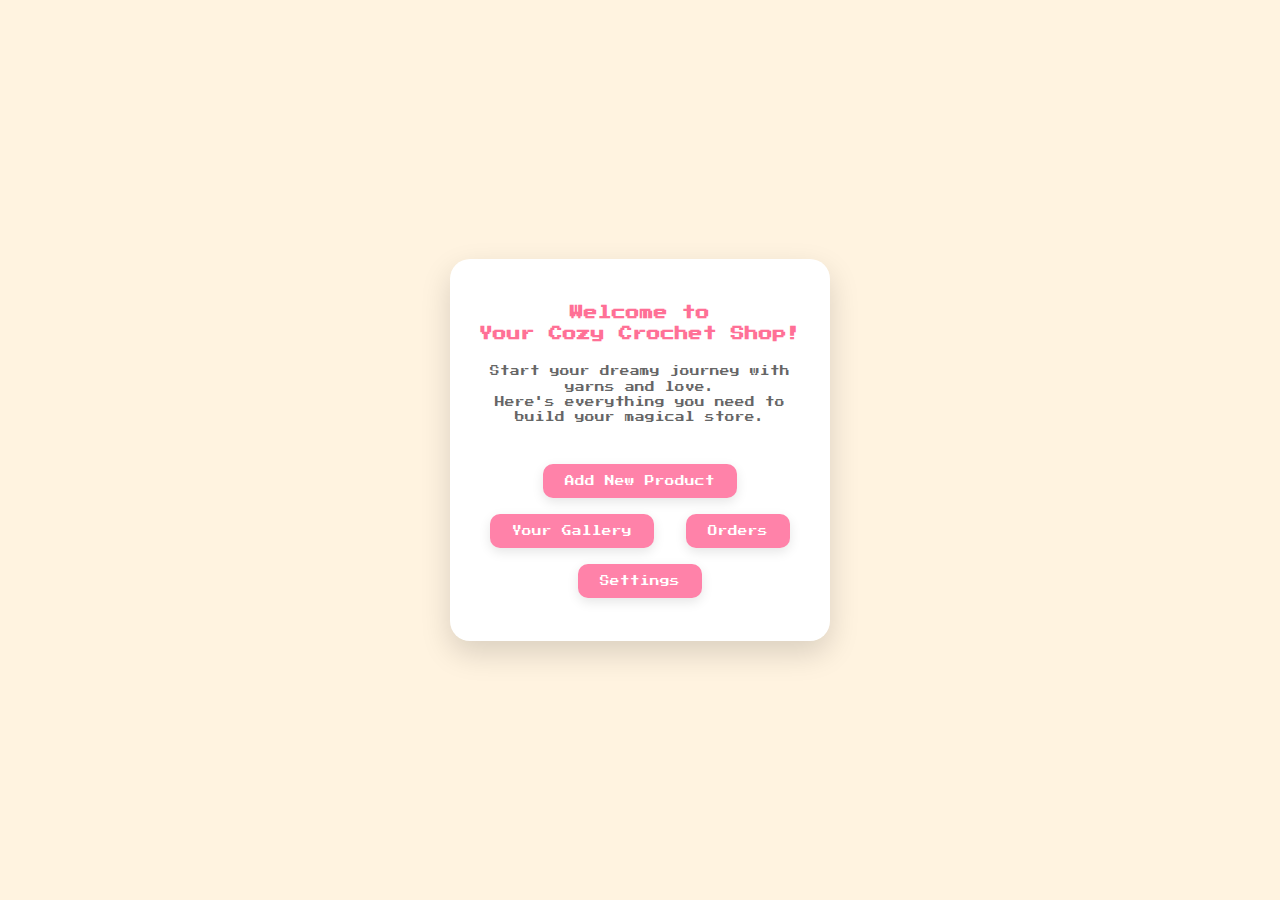
<file: home.html>
<!DOCTYPE html>
<html lang="en">
<head>
  <meta charset="UTF-8" />
  <title>Welcome to Your Cozy Crochet Shop</title>
  <link href="https://fonts.googleapis.com/css2?family=Press+Start+2P&display=swap" rel="stylesheet">
  <style>
    * {
      box-sizing: border-box;
    }

    body {
      margin: 0;
      padding: 0;
      font-family: 'Press Start 2P', cursive;
      background: #fff3e0;
      color: #444;
      display: flex;
      justify-content: center;
      align-items: center;
      min-height: 100vh;
      overflow: hidden;
    }

    .container {
      background-color: #ffffff;
      padding: 35px 25px;
      border-radius: 20px;
      text-align: center;
      box-shadow: 0 12px 30px rgba(0, 0, 0, 0.15);
      max-width: 380px;
      width: 90%;
    }

    h1 {
      color: #ff7096;
      font-size: 0.85rem;
      margin-bottom: 20px;
      line-height: 1.5;
    }

    p {
      font-size: 0.6rem;
      color: #666;
      margin: 20px 0 30px;
      line-height: 1.6;
    }

    .shop-button {
      background-color: #ff82a9;
      color: white;
      padding: 12px 22px;
      font-size: 0.6rem;
      border: none;
      border-radius: 10px;
      cursor: pointer;
      text-decoration: none;
      margin: 8px;
      display: inline-block;
      transition: background-color 0.3s ease, transform 0.2s ease;
      box-shadow: 0 4px 12px rgba(0, 0, 0, 0.1);
    }

    .shop-button:hover {
      background-color: #e86a91;
      transform: translateY(-2px);
    }
  </style>
</head>
<body>
  <div class="container">
    <h1>Welcome to<br>Your Cozy Crochet Shop!</h1>
    <p>Start your dreamy journey with yarns and love.<br>Here's everything you need to build your magical store.</p>

    <a href="#" class="shop-button">Add New Product</a>
    <a href="#" class="shop-button">Your Gallery</a>
    <a href="#" class="shop-button">Orders</a>
    <a href="#" class="shop-button">Settings</a>
  </div>
</body>
</html>
</file>
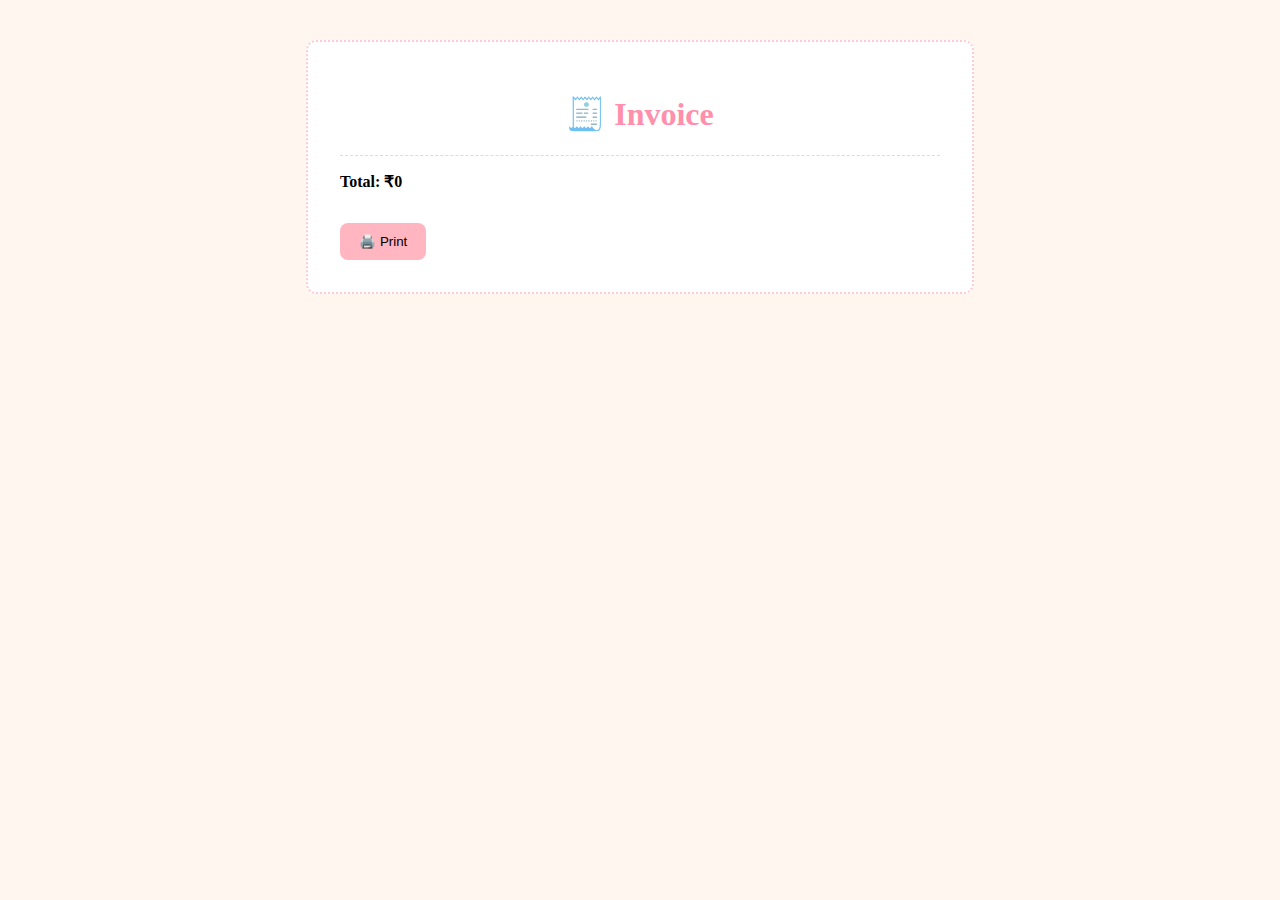
<file: invoice.html>
<!DOCTYPE html>
<html lang="en">
<head>
  <meta charset="UTF-8">
  <meta name="viewport" content="width=device-width, initial-scale=1">
  <title>Invoice - By Nishtha</title>
  <style>
    body {
      font-family: 'Comic Sans MS', cursive;
      background-color: #fff6f0;
      padding: 2rem;
    }

    .invoice {
      max-width: 600px;
      margin: auto;
      background: #fff;
      padding: 2rem;
      border: 2px dotted #ffcad4;
      border-radius: 10px;
    }

    h1 {
      text-align: center;
      color: #ff8fab;
    }

    .item {
      display: flex;
      justify-content: space-between;
      margin-bottom: 0.5rem;
    }

    .total {
      font-weight: bold;
      border-top: 1px dashed #ffcad4;
      margin-top: 1rem;
      padding-top: 1rem;
    }

    .print-btn {
      margin-top: 2rem;
      padding: 0.7rem 1.2rem;
      border: none;
      background-color: #ffb6c1;
      border-radius: 8px;
      cursor: pointer;
    }
  </style>
</head>
<body>

  <div class="invoice">
    <h1>🧾 Invoice</h1>
    <div id="invoice-details"></div>
    <div class="total" id="invoice-total"></div>
    <button class="print-btn" onclick="window.print()">🖨️ Print</button>
  </div>

  <script>
    const invoiceContainer = document.getElementById('invoice-details');
    const totalContainer = document.getElementById('invoice-total');

    const cart = JSON.parse(localStorage.getItem('cart')) || [];

    let total = 0;
    cart.forEach(item => {
      const line = document.createElement('div');
      line.className = 'item';
      line.innerHTML = `<span>${item.name} (x${item.quantity})</span><span>₹${item.price * item.quantity}</span>`;
      invoiceContainer.appendChild(line);
      total += item.price * item.quantity;
    });

    totalContainer.textContent = `Total: ₹${total}`;
  </script>

</body>
</html>
</file>
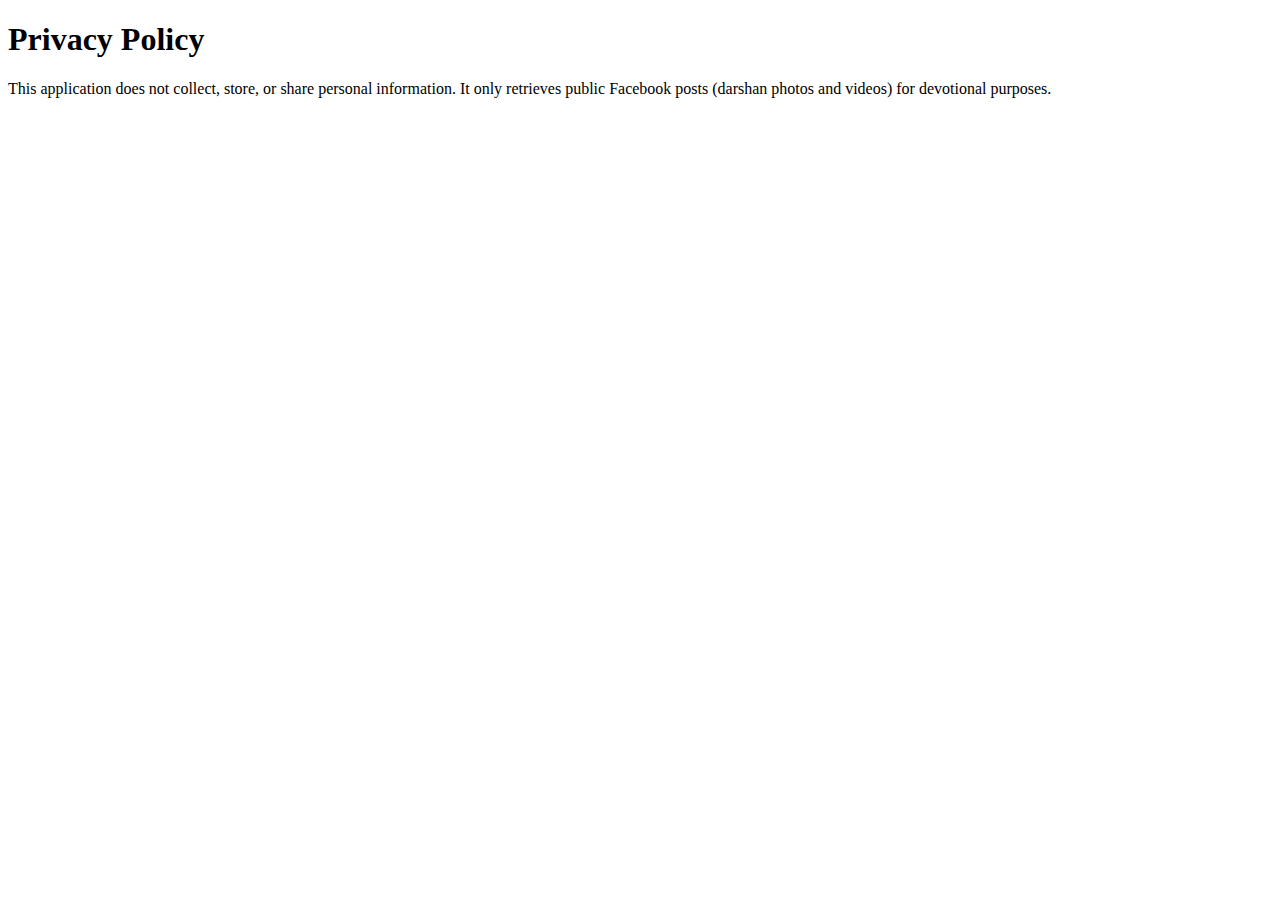
<file: privacy.html>
<!DOCTYPE html>
<html lang="en">
<head>
  <meta charset="UTF-8">
  <title>Privacy Policy</title>
</head>
<body>
  <h1>Privacy Policy</h1>
  <p>This application does not collect, store, or share personal information. 
     It only retrieves public Facebook posts (darshan photos and videos) for devotional purposes.</p>
</body>
</html>
</file>
